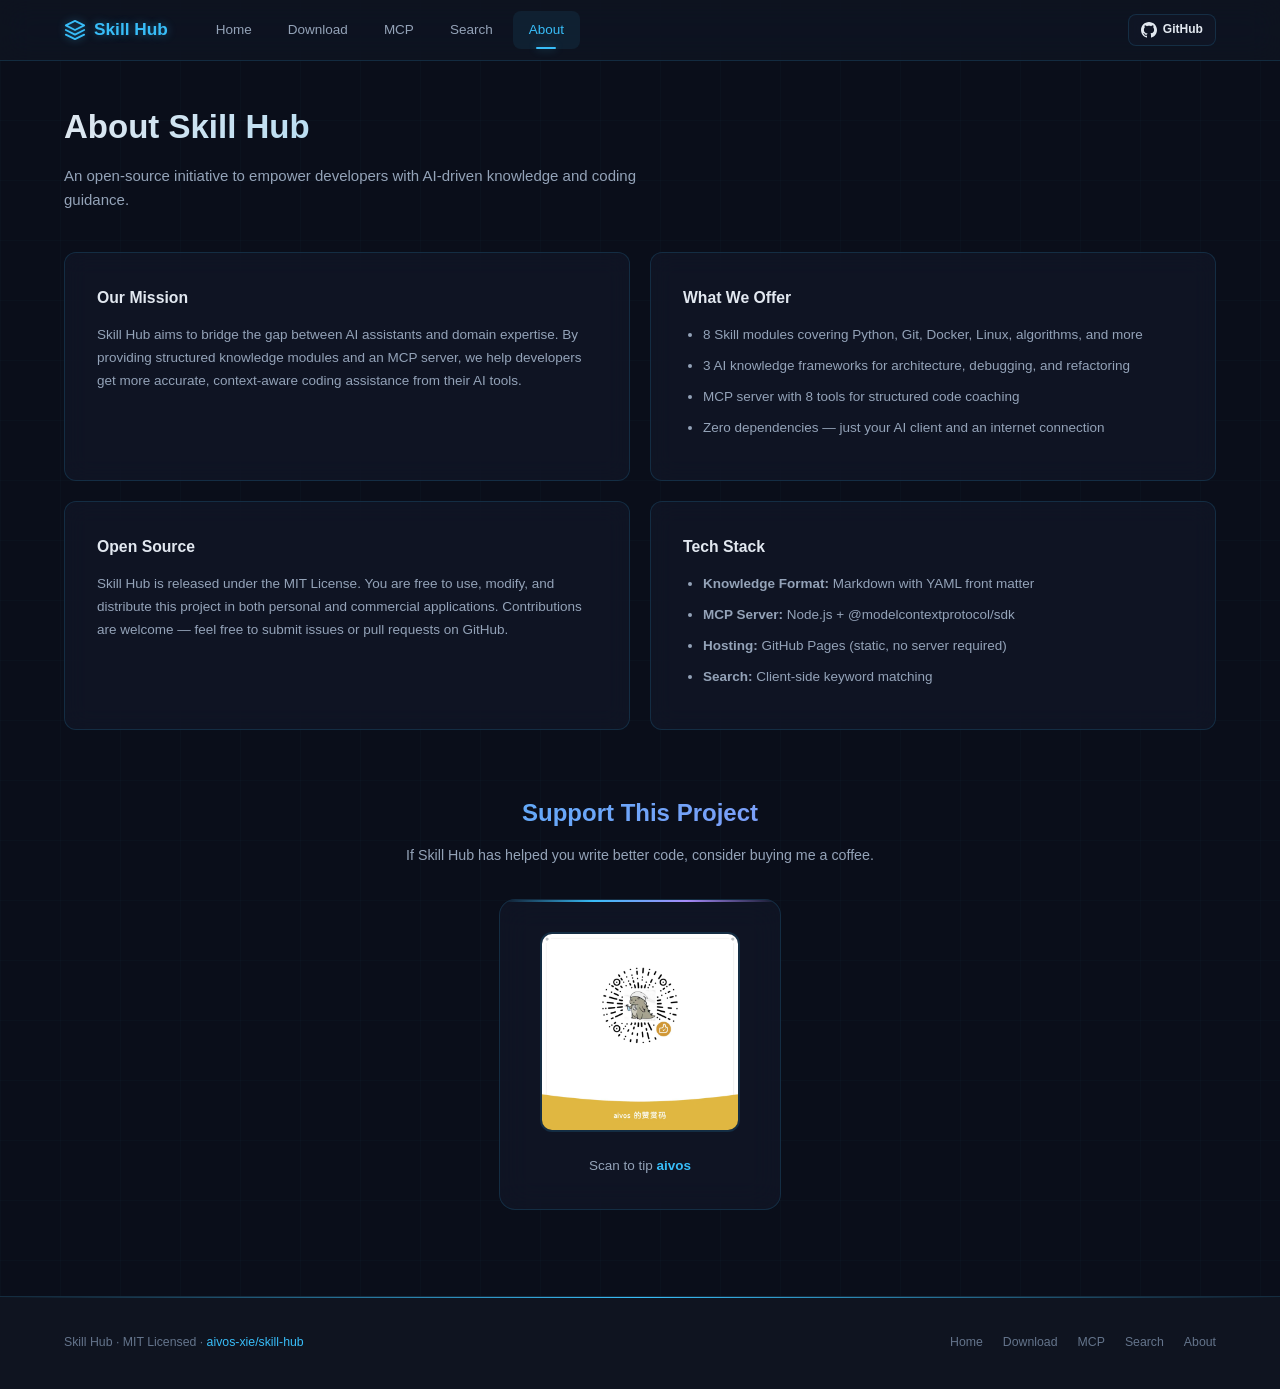
<file: about.html>
<!DOCTYPE html>
<html lang="en">
<head>
<meta charset="UTF-8">
<meta name="viewport" content="width=device-width, initial-scale=1.0">
<title>About -- Skill Hub</title>
<meta name="description" content="Learn about Skill Hub, an open-source AI knowledge platform for developers. Support the project with a tip.">
<link rel="stylesheet" href="assets/style.css">
</head>
<body>

<nav class="nav">
  <div class="nav-inner">
    <a href="index.html" class="nav-brand">
      <svg viewBox="0 0 24 24" fill="none" stroke="currentColor" stroke-width="2" stroke-linecap="round" stroke-linejoin="round"><path d="M12 2L2 7l10 5 10-5-10-5z"/><path d="M2 17l10 5 10-5"/><path d="M2 12l10 5 10-5"/></svg>
      Skill Hub
    </a>
    <div class="nav-links">
      <a href="index.html">Home</a>
      <a href="download.html">Download</a>
      <a href="mcp.html">MCP</a>
      <a href="search.html">Search</a>
      <a href="about.html" class="active">About</a>
    </div>
    <div class="nav-actions">
      <a href="https://github.com/aivos-xie/skill-hub" class="btn btn-sm" target="_blank" rel="noopener">
        <svg width="16" height="16" viewBox="0 0 24 24" fill="currentColor"><path d="M12 0c-6.626 0-12 5.373-12 12 0 5.302 3.438 9.8 8.207 11.387.599.111.793-.261.793-.577v-2.234c-3.338.726-4.033-1.416-4.033-1.416-.546-1.387-1.333-1.756-1.333-1.756-1.089-.745.083-.729.083-.729 1.205.084 1.839 1.237 1.839 1.237 1.07 1.834 2.807 1.304 3.492.997.107-.775.418-1.305.762-1.604-2.665-.305-5.467-1.334-5.467-5.931 0-1.311.469-2.381 1.236-3.221-.124-.303-.535-1.524.117-3.176 0 0 1.008-.322 3.301 1.23.957-.266 1.983-.399 3.003-.404 1.02.005 2.047.138 3.006.404 2.291-1.552 3.297-1.23 3.297-1.23.653 1.653.242 2.874.118 3.176.77.84 1.235 1.911 1.235 3.221 0 4.609-2.807 5.624-5.479 5.921.43.372.823 1.102.823 2.222v3.293c0 .319.192.694.801.576 4.765-1.589 8.199-6.086 8.199-11.386 0-6.627-5.373-12-12-12z"/></svg>
        GitHub
      </a>
    </div>
  </div>
</nav>

<main class="page">
  <div class="container">
    <div class="page-header">
      <h1>About Skill Hub</h1>
      <p>An open-source initiative to empower developers with AI-driven knowledge and coding guidance.</p>
    </div>

    <div class="about-grid">
      <div class="about-card">
        <h3>Our Mission</h3>
        <p>Skill Hub aims to bridge the gap between AI assistants and domain expertise. By providing structured knowledge modules and an MCP server, we help developers get more accurate, context-aware coding assistance from their AI tools.</p>
      </div>
      <div class="about-card">
        <h3>What We Offer</h3>
        <ul>
          <li>8 Skill modules covering Python, Git, Docker, Linux, algorithms, and more</li>
          <li>3 AI knowledge frameworks for architecture, debugging, and refactoring</li>
          <li>MCP server with 8 tools for structured code coaching</li>
          <li>Zero dependencies — just your AI client and an internet connection</li>
        </ul>
      </div>
      <div class="about-card">
        <h3>Open Source</h3>
        <p>Skill Hub is released under the MIT License. You are free to use, modify, and distribute this project in both personal and commercial applications. Contributions are welcome — feel free to submit issues or pull requests on GitHub.</p>
      </div>
      <div class="about-card">
        <h3>Tech Stack</h3>
        <ul>
          <li><strong>Knowledge Format:</strong> Markdown with YAML front matter</li>
          <li><strong>MCP Server:</strong> Node.js + @modelcontextprotocol/sdk</li>
          <li><strong>Hosting:</strong> GitHub Pages (static, no server required)</li>
          <li><strong>Search:</strong> Client-side keyword matching</li>
        </ul>
      </div>
    </div>

    <div class="tip-section">
      <h2>Support This Project</h2>
      <p>If Skill Hub has helped you write better code, consider buying me a coffee.</p>
      <div class="tip-card">
        <img src="assets/tip-qr.jpg" alt="aivos appreciation QR code" class="tip-qr">
        <div class="tip-label">Scan to tip <strong>aivos</strong></div>
      </div>
    </div>
  </div>
</main>

<footer class="footer">
  <div class="footer-inner">
    <div class="footer-text">Skill Hub &middot; MIT Licensed &middot; <a href="https://github.com/aivos-xie/skill-hub">aivos-xie/skill-hub</a></div>
    <div class="footer-links">
      <a href="index.html">Home</a>
      <a href="download.html">Download</a>
      <a href="mcp.html">MCP</a>
      <a href="search.html">Search</a>
      <a href="about.html">About</a>
    </div>
  </div>
</footer>

</body>
</html>
</file>
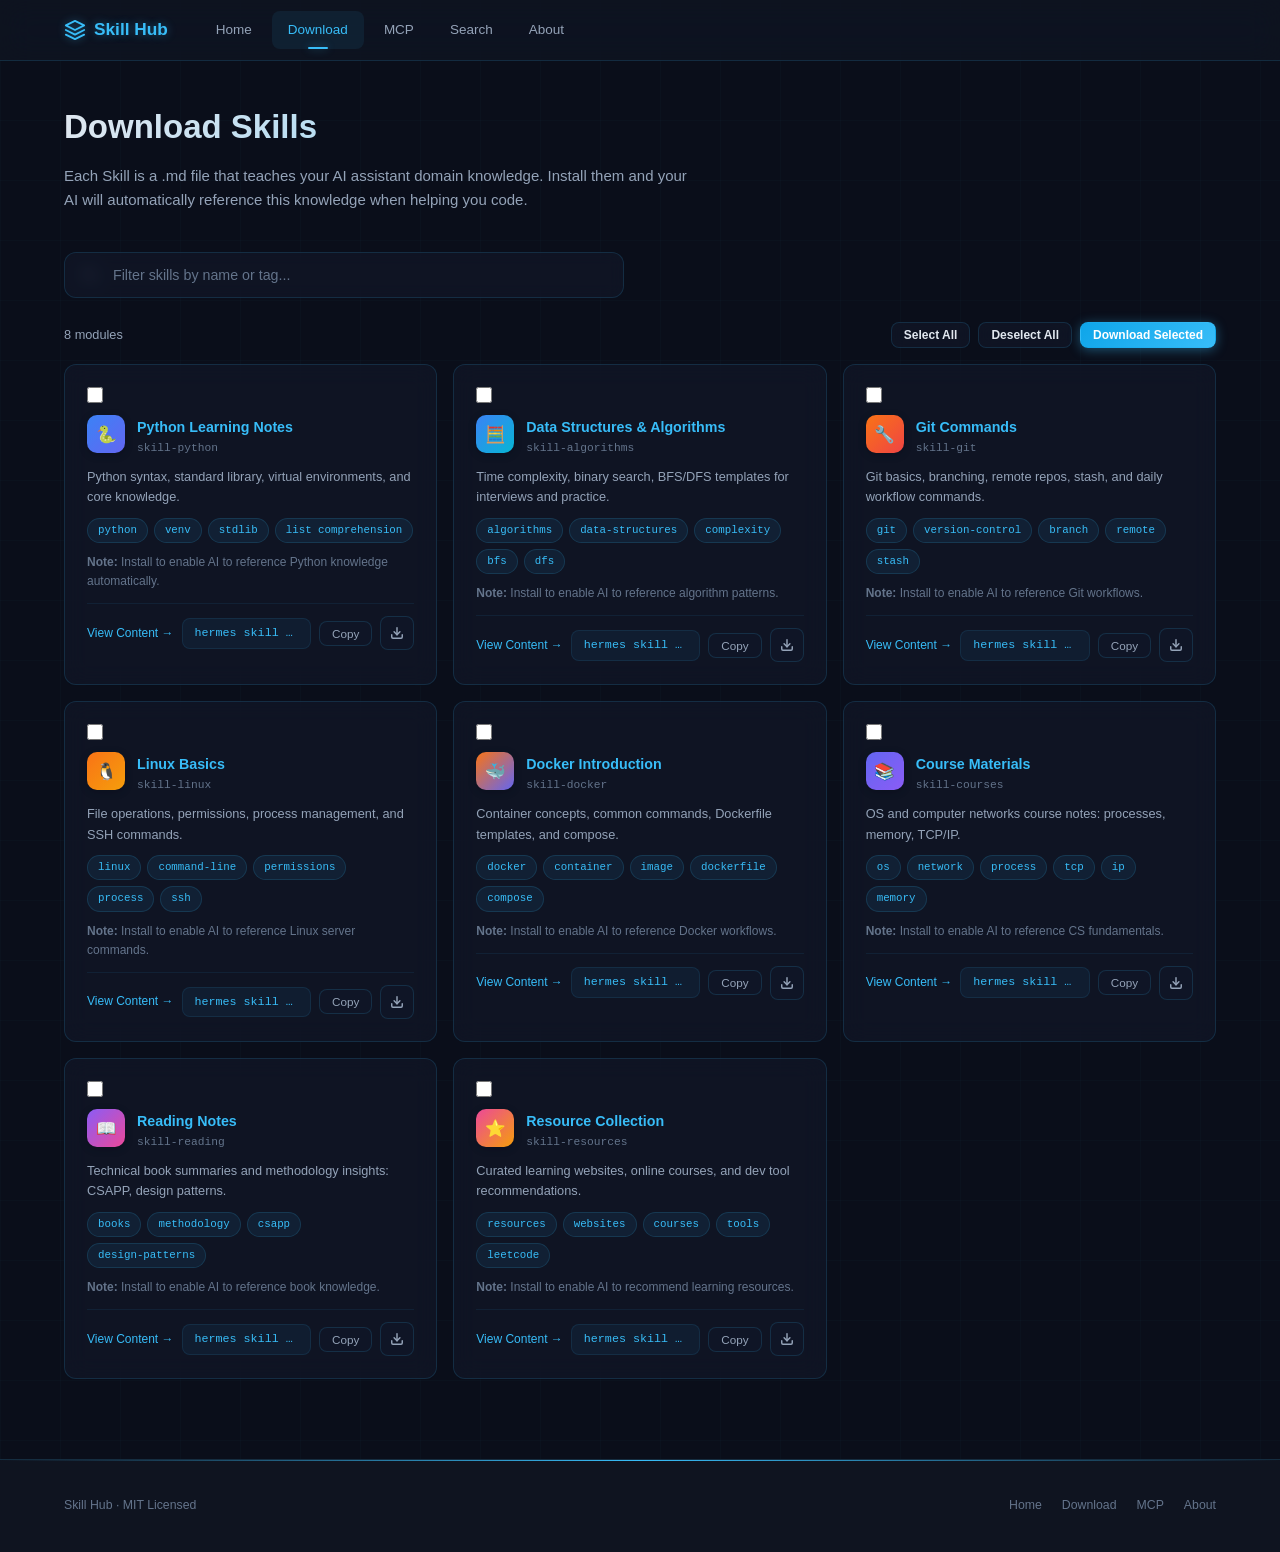
<file: download.html>
﻿<!DOCTYPE html>
<html lang="en">
<head>
<meta charset="UTF-8">
<meta name="viewport" content="width=device-width, initial-scale=1.0">
<title>Download Skills -- Skill Hub</title>
<meta name="description" content="Download Skill modules for your AI assistant. Each .md file teaches your AI domain knowledge for better coding assistance.">
<link rel="stylesheet" href="assets/style.css">
</head>
<body>

<nav class="nav">
  <div class="nav-inner">
    <a href="index.html" class="nav-brand">
      <svg viewBox="0 0 24 24" fill="none" stroke="currentColor" stroke-width="2" stroke-linecap="round" stroke-linejoin="round"><path d="M12 2L2 7l10 5 10-5-10-5z"/><path d="M2 17l10 5 10-5"/><path d="M2 12l10 5 10-5"/></svg>
      Skill Hub
    </a>
    <div class="nav-links">
      <a href="index.html">Home</a>
      <a href="download.html" class="active">Download</a>
      <a href="mcp.html">MCP</a>
      <a href="search.html">Search</a>
      <a href="about.html">About</a>
    </div>
  </div>
</nav>

<main class="page">
  <div class="container">
    <div class="page-header">
      <h1>Download Skills</h1>
      <p>Each Skill is a .md file that teaches your AI assistant domain knowledge. Install them and your AI will automatically reference this knowledge when helping you code.</p>
    </div>

    <div class="search-bar" style="margin-bottom:24px">
      <svg width="18" height="18" viewBox="0 0 24 24" fill="none" stroke="currentColor" stroke-width="2" stroke-linecap="round" stroke-linejoin="round"><circle cx="11" cy="11" r="8"/><line x1="21" y1="21" x2="16.65" y2="16.65"/></svg>
      <input type="text" id="skillFilter" placeholder="Filter skills by name or tag..." oninput="filterModules()">
    </div>

    <div style="display:flex;align-items:center;justify-content:space-between;margin-bottom:16px">
      <div style="color:var(--text-secondary);font-size:0.85rem" id="skillSearchCount">8 modules</div>
      <div style="display:flex;gap:8px">
        <button class="btn btn-sm" onclick="selectAll()">Select All</button>
        <button class="btn btn-sm" onclick="deselectAll()">Deselect All</button>
        <button class="btn btn-primary btn-sm" onclick="downloadSelected()">Download Selected</button>
      </div>
    </div>

    <div class="skill-grid" id="skillModules"></div>
  </div>
</main>

<footer class="footer">
  <div class="footer-inner">
    <div class="footer-text">Skill Hub &middot; MIT Licensed</div>
    <div class="footer-links">
      <a href="index.html">Home</a>
      <a href="download.html">Download</a>
      <a href="mcp.html">MCP</a>
      <a href="about.html">About</a>
    </div>
  </div>
</footer>

<div class="toast" id="toast"></div>

<script>
const modules = [
  { id:"skill-python", icon:"&#x1F40D;", gradient:"linear-gradient(135deg,#3B82F6,#6366F1)", title:"Python Learning Notes", desc:"Python syntax, standard library, virtual environments, and core knowledge.", note:"Install to enable AI to reference Python knowledge automatically.", tags:["python","venv","stdlib","list comprehension"], category:"programming", docLink:"/docs/programming/python.html", downloadUrl:"/assets/skills/skill-python.md" },
  { id:"skill-algorithms", icon:"&#x1F9EE;", gradient:"linear-gradient(135deg,#3B82F6,#06B6D4)", title:"Data Structures & Algorithms", desc:"Time complexity, binary search, BFS/DFS templates for interviews and practice.", note:"Install to enable AI to reference algorithm patterns.", tags:["algorithms","data-structures","complexity","bfs","dfs"], category:"programming", docLink:"/docs/programming/algorithms.html", downloadUrl:"/assets/skills/skill-algorithms.md" },
  { id:"skill-git", icon:"&#x1F527;", gradient:"linear-gradient(135deg,#F97316,#EF4444)", title:"Git Commands", desc:"Git basics, branching, remote repos, stash, and daily workflow commands.", note:"Install to enable AI to reference Git workflows.", tags:["git","version-control","branch","remote","stash"], category:"tools", docLink:"/docs/tools/git.html", downloadUrl:"/assets/skills/skill-git.md" },
  { id:"skill-linux", icon:"&#x1F427;", gradient:"linear-gradient(135deg,#F97316,#F59E0B)", title:"Linux Basics", desc:"File operations, permissions, process management, and SSH commands.", note:"Install to enable AI to reference Linux server commands.", tags:["linux","command-line","permissions","process","ssh"], category:"tools", docLink:"/docs/tools/linux.html", downloadUrl:"/assets/skills/skill-linux.md" },
  { id:"skill-docker", icon:"&#x1F433;", gradient:"linear-gradient(135deg,#F97316,#6366F1)", title:"Docker Introduction", desc:"Container concepts, common commands, Dockerfile templates, and compose.", note:"Install to enable AI to reference Docker workflows.", tags:["docker","container","image","dockerfile","compose"], category:"tools", docLink:"/docs/tools/docker.html", downloadUrl:"/assets/skills/skill-docker.md" },
  { id:"skill-courses", icon:"&#x1F4DA;", gradient:"linear-gradient(135deg,#6366F1,#8B5CF6)", title:"Course Materials", desc:"OS and computer networks course notes: processes, memory, TCP/IP.", note:"Install to enable AI to reference CS fundamentals.", tags:["os","network","process","tcp","ip","memory"], category:"courses", docLink:"/docs/courses/index.html", downloadUrl:"/assets/skills/skill-courses.md" },
  { id:"skill-reading", icon:"&#x1F4D6;", gradient:"linear-gradient(135deg,#8B5CF6,#EC4899)", title:"Reading Notes", desc:"Technical book summaries and methodology insights: CSAPP, design patterns.", note:"Install to enable AI to reference book knowledge.", tags:["books","methodology","csapp","design-patterns"], category:"reading", docLink:"/docs/reading/index.html", downloadUrl:"/assets/skills/skill-reading.md" },
  { id:"skill-resources", icon:"&#x2B50;", gradient:"linear-gradient(135deg,#EC4899,#F59E0B)", title:"Resource Collection", desc:"Curated learning websites, online courses, and dev tool recommendations.", note:"Install to enable AI to recommend learning resources.", tags:["resources","websites","courses","tools","leetcode"], category:"resources", docLink:"/docs/resources/index.html", downloadUrl:"/assets/skills/skill-resources.md" },
];

function renderModules(list) {
  const grid = document.getElementById("skillModules");
  grid.innerHTML = list.map(m => `
    <div class="skill-module" id="card-${m.id}">
      <label class="skill-module__check">
        <input type="checkbox" id="check-${m.id}" onchange="updateCount()">
      </label>
      <div class="skill-module__header">
        <div class="skill-module__icon" style="background:${m.gradient}">${m.icon}</div>
        <div>
          <a href="${m.docLink}" class="skill-module__title">${m.title}</a>
          <div class="skill-module__id">${m.id}</div>
        </div>
      </div>
      <div class="skill-module__desc">${m.desc}</div>
      <div class="skill-module__tags">${m.tags.map(t => `<span class="tag">${t}</span>`).join("")}</div>
      <div class="skill-module__note"><strong>Note:</strong> ${m.note}</div>
      <div class="skill-module__actions">
        <a href="${m.docLink}" class="skill-module__view">View Content &rarr;</a>
        <div class="skill-module__cmd" title="hermes skill install ${m.id}">hermes skill install ${m.id}</div>
        <button class="skill-module__copy" onclick="copyToClipboard('hermes skill install ${m.id}', this)">Copy</button>
        <a href="${m.downloadUrl}" download class="skill-module__download" title="Download ${m.id}.md">
          <svg width="14" height="14" viewBox="0 0 24 24" fill="none" stroke="currentColor" stroke-width="2.5" stroke-linecap="round" stroke-linejoin="round"><path d="M21 15v4a2 2 0 0 1-2 2H5a2 2 0 0 1-2-2v-4"/><polyline points="7 10 12 15 17 10"/><line x1="12" y1="15" x2="12" y2="3"/></svg>
        </a>
      </div>
    </div>
  `).join("");
  document.getElementById("skillSearchCount").textContent = `${list.length} modules`;
}

function filterModules() {
  const q = document.getElementById("skillFilter").value.toLowerCase();
  const filtered = q ? modules.filter(m =>
    m.title.toLowerCase().includes(q) || m.tags.some(t => t.toLowerCase().includes(q)) || m.id.toLowerCase().includes(q)
  ) : modules;
  renderModules(filtered);
}

function selectAll() { modules.forEach(m => { const cb = document.getElementById("check-" + m.id); if (cb) cb.checked = true; }); updateCount(); }
function deselectAll() { modules.forEach(m => { const cb = document.getElementById("check-" + m.id); if (cb) cb.checked = false; }); updateCount(); }
function updateCount() {
  const count = modules.filter(m => document.getElementById("check-" + m.id)?.checked).length;
  document.getElementById("skillSearchCount").textContent = `${count} selected / ${modules.length} modules`;
}

function downloadSelected() {
  const selected = modules.filter(m => document.getElementById("check-" + m.id)?.checked);
  if (selected.length === 0) { showToast("No skills selected"); return; }
  selected.forEach((m, i) => {
    setTimeout(() => {
      const a = document.createElement("a");
      a.href = m.downloadUrl;
      a.download = m.id + ".md";
      document.body.appendChild(a);
      a.click();
      document.body.removeChild(a);
    }, i * 300);
  });
  showToast(`Downloading ${selected.length} skill(s)...`);
}

function copyToClipboard(text, btn) {
  navigator.clipboard.writeText(text).then(() => {
    btn.textContent = "Copied!";
    setTimeout(() => { btn.textContent = "Copy"; }, 1500);
  });
}

function showToast(msg) {
  const t = document.getElementById("toast");
  t.textContent = msg;
  t.classList.add("show");
  setTimeout(() => t.classList.remove("show"), 2000);
}

renderModules(modules);
</script>
</body>
</html>
</file>
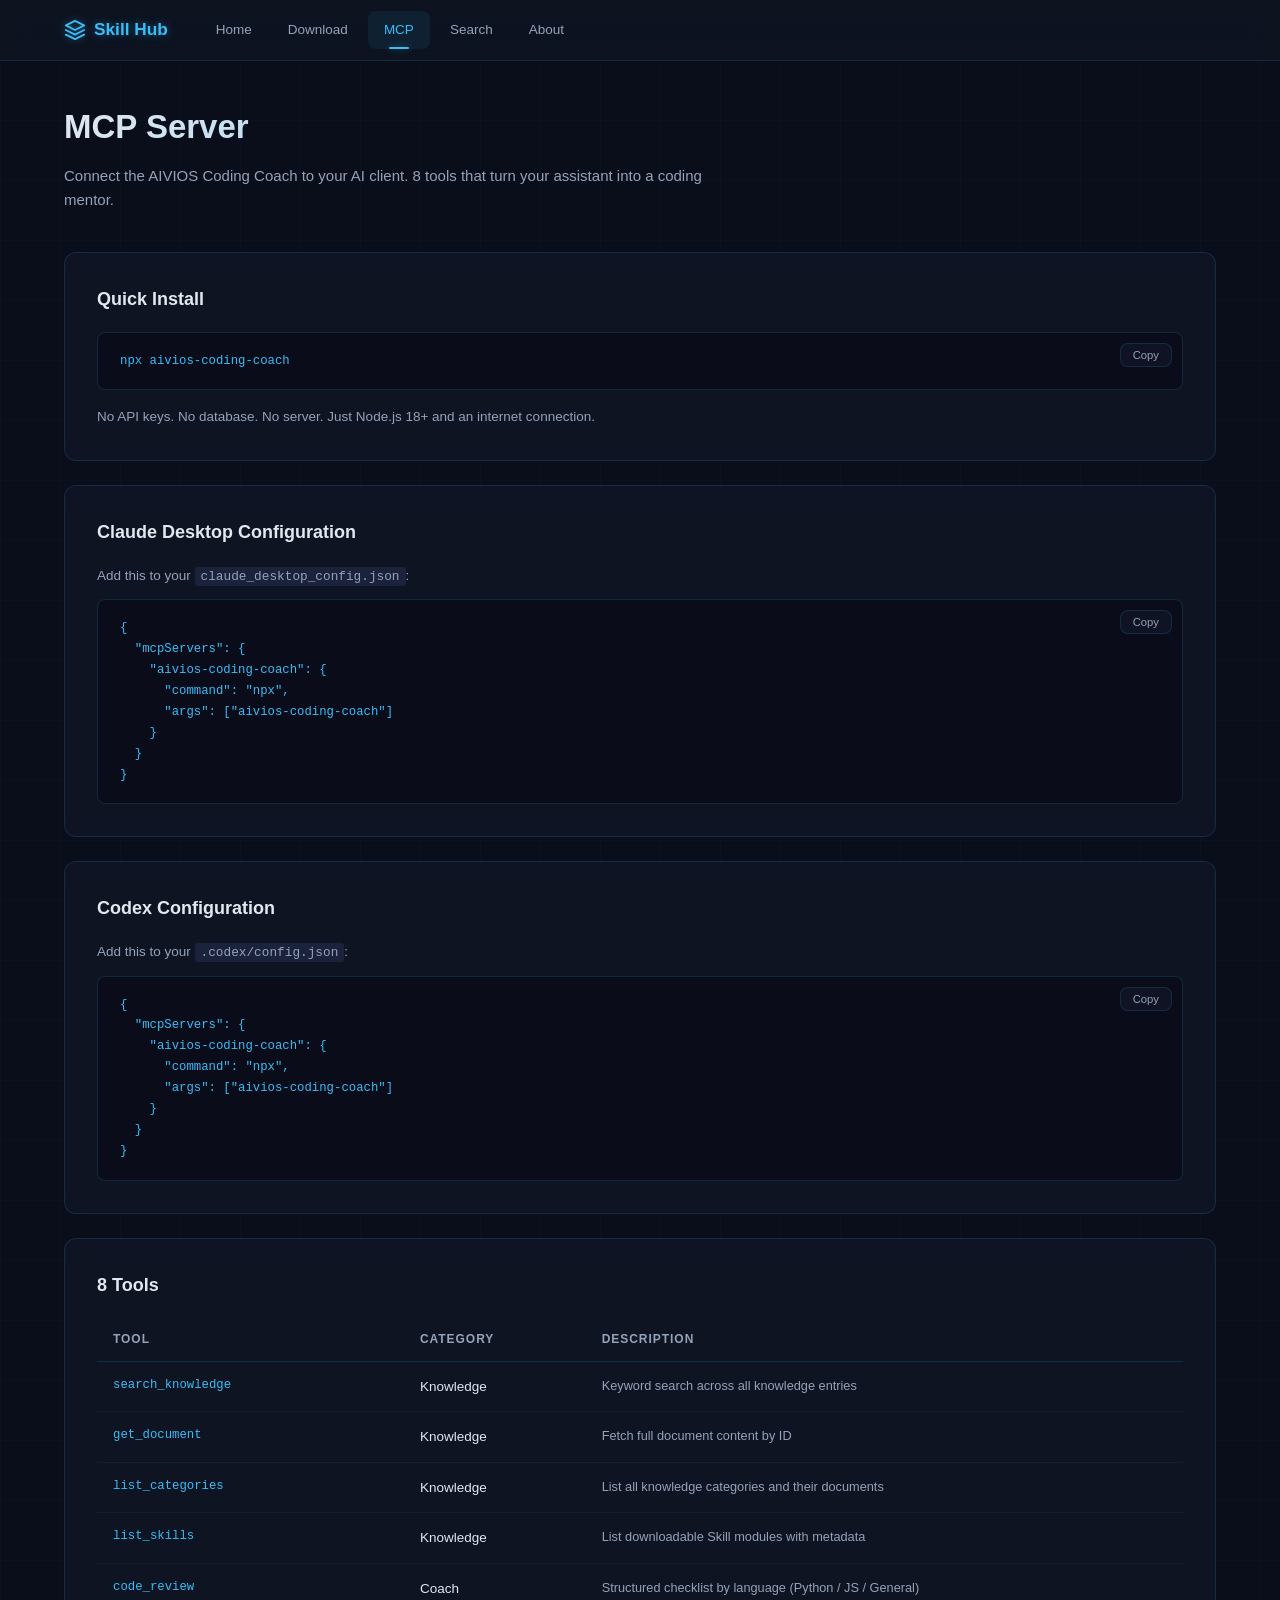
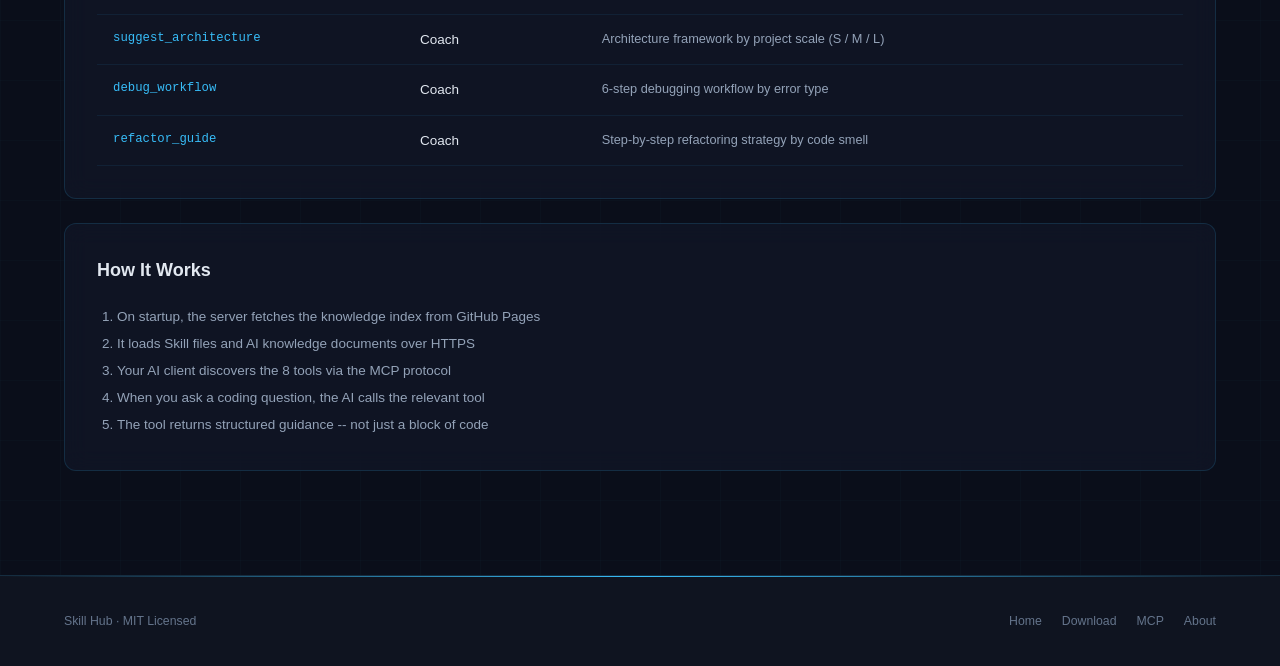
<file: mcp.html>
﻿<!DOCTYPE html>
<html lang="en">
<head>
<meta charset="UTF-8">
<meta name="viewport" content="width=device-width, initial-scale=1.0">
<title>MCP Server -- Skill Hub</title>
<meta name="description" content="Connect the AIVIOS Coding Coach MCP server to your AI client. 8 tools for knowledge search, code review, architecture, debugging, and refactoring.">
<link rel="stylesheet" href="assets/style.css">
</head>
<body>

<nav class="nav">
  <div class="nav-inner">
    <a href="index.html" class="nav-brand">
      <svg viewBox="0 0 24 24" fill="none" stroke="currentColor" stroke-width="2" stroke-linecap="round" stroke-linejoin="round"><path d="M12 2L2 7l10 5 10-5-10-5z"/><path d="M2 17l10 5 10-5"/><path d="M2 12l10 5 10-5"/></svg>
      Skill Hub
    </a>
    <div class="nav-links">
      <a href="index.html">Home</a>
      <a href="download.html">Download</a>
      <a href="mcp.html" class="active">MCP</a>
      <a href="search.html">Search</a>
      <a href="about.html">About</a>
    </div>
  </div>
</nav>

<main class="page">
  <div class="container">
    <div class="page-header">
      <h1>MCP Server</h1>
      <p>Connect the AIVIOS Coding Coach to your AI client. 8 tools that turn your assistant into a coding mentor.</p>
    </div>

    <div class="mcp-section">
      <h2>Quick Install</h2>
      <div class="code-block" style="margin-bottom:16px">
        <button class="copy-btn" onclick="copyCode(this, 'npx aivios-coding-coach')">Copy</button>
        npx aivios-coding-coach
      </div>
      <p style="color:var(--text-secondary);font-size:0.9rem">No API keys. No database. No server. Just Node.js 18+ and an internet connection.</p>
    </div>

    <div class="mcp-section">
      <h2>Claude Desktop Configuration</h2>
      <p style="color:var(--text-secondary);font-size:0.9rem;margin-bottom:12px">Add this to your <code style="background:var(--bg-hover);padding:2px 6px;border-radius:3px;font-size:0.85rem">claude_desktop_config.json</code>:</p>
      <div class="code-block">
        <button class="copy-btn" onclick="copyCode(this, `{
  &quot;mcpServers&quot;: {
    &quot;aivios-coding-coach&quot;: {
      &quot;command&quot;: &quot;npx&quot;,
      &quot;args&quot;: [&quot;aivios-coding-coach&quot;]
    }
  }
}`)">Copy</button>
{<br>
&nbsp;&nbsp;"mcpServers": {<br>
&nbsp;&nbsp;&nbsp;&nbsp;"aivios-coding-coach": {<br>
&nbsp;&nbsp;&nbsp;&nbsp;&nbsp;&nbsp;"command": "npx",<br>
&nbsp;&nbsp;&nbsp;&nbsp;&nbsp;&nbsp;"args": ["aivios-coding-coach"]<br>
&nbsp;&nbsp;&nbsp;&nbsp;}<br>
&nbsp;&nbsp;}<br>
}
      </div>
    </div>

    <div class="mcp-section">
      <h2>Codex Configuration</h2>
      <p style="color:var(--text-secondary);font-size:0.9rem;margin-bottom:12px">Add this to your <code style="background:var(--bg-hover);padding:2px 6px;border-radius:3px;font-size:0.85rem">.codex/config.json</code>:</p>
      <div class="code-block">
        <button class="copy-btn" onclick="copyCode(this, `{
  &quot;mcpServers&quot;: {
    &quot;aivios-coding-coach&quot;: {
      &quot;command&quot;: &quot;npx&quot;,
      &quot;args&quot;: [&quot;aivios-coding-coach&quot;]
    }
  }
}`)">Copy</button>
{<br>
&nbsp;&nbsp;"mcpServers": {<br>
&nbsp;&nbsp;&nbsp;&nbsp;"aivios-coding-coach": {<br>
&nbsp;&nbsp;&nbsp;&nbsp;&nbsp;&nbsp;"command": "npx",<br>
&nbsp;&nbsp;&nbsp;&nbsp;&nbsp;&nbsp;"args": ["aivios-coding-coach"]<br>
&nbsp;&nbsp;&nbsp;&nbsp;}<br>
&nbsp;&nbsp;}<br>
}
      </div>
    </div>

    <div class="mcp-section">
      <h2>8 Tools</h2>
      <table class="tool-table">
        <thead>
          <tr><th>Tool</th><th>Category</th><th>Description</th></tr>
        </thead>
        <tbody>
          <tr><td>search_knowledge</td><td>Knowledge</td><td>Keyword search across all knowledge entries</td></tr>
          <tr><td>get_document</td><td>Knowledge</td><td>Fetch full document content by ID</td></tr>
          <tr><td>list_categories</td><td>Knowledge</td><td>List all knowledge categories and their documents</td></tr>
          <tr><td>list_skills</td><td>Knowledge</td><td>List downloadable Skill modules with metadata</td></tr>
          <tr><td>code_review</td><td>Coach</td><td>Structured checklist by language (Python / JS / General)</td></tr>
          <tr><td>suggest_architecture</td><td>Coach</td><td>Architecture framework by project scale (S / M / L)</td></tr>
          <tr><td>debug_workflow</td><td>Coach</td><td>6-step debugging workflow by error type</td></tr>
          <tr><td>refactor_guide</td><td>Coach</td><td>Step-by-step refactoring strategy by code smell</td></tr>
        </tbody>
      </table>
    </div>

    <div class="mcp-section">
      <h2>How It Works</h2>
      <ol style="color:var(--text-secondary);font-size:0.9rem;line-height:2;padding-left:20px">
        <li>On startup, the server fetches the knowledge index from GitHub Pages</li>
        <li>It loads Skill files and AI knowledge documents over HTTPS</li>
        <li>Your AI client discovers the 8 tools via the MCP protocol</li>
        <li>When you ask a coding question, the AI calls the relevant tool</li>
        <li>The tool returns structured guidance -- not just a block of code</li>
      </ol>
    </div>
  </div>
</main>

<footer class="footer">
  <div class="footer-inner">
    <div class="footer-text">Skill Hub &middot; MIT Licensed</div>
    <div class="footer-links">
      <a href="index.html">Home</a>
      <a href="download.html">Download</a>
      <a href="mcp.html">MCP</a>
      <a href="about.html">About</a>
    </div>
  </div>
</footer>

<script>
function copyCode(btn, text) {
  navigator.clipboard.writeText(text).then(() => {
    btn.textContent = "Copied!";
    setTimeout(() => { btn.textContent = "Copy"; }, 1500);
  });
}
</script>
</body>
</html>
</file>
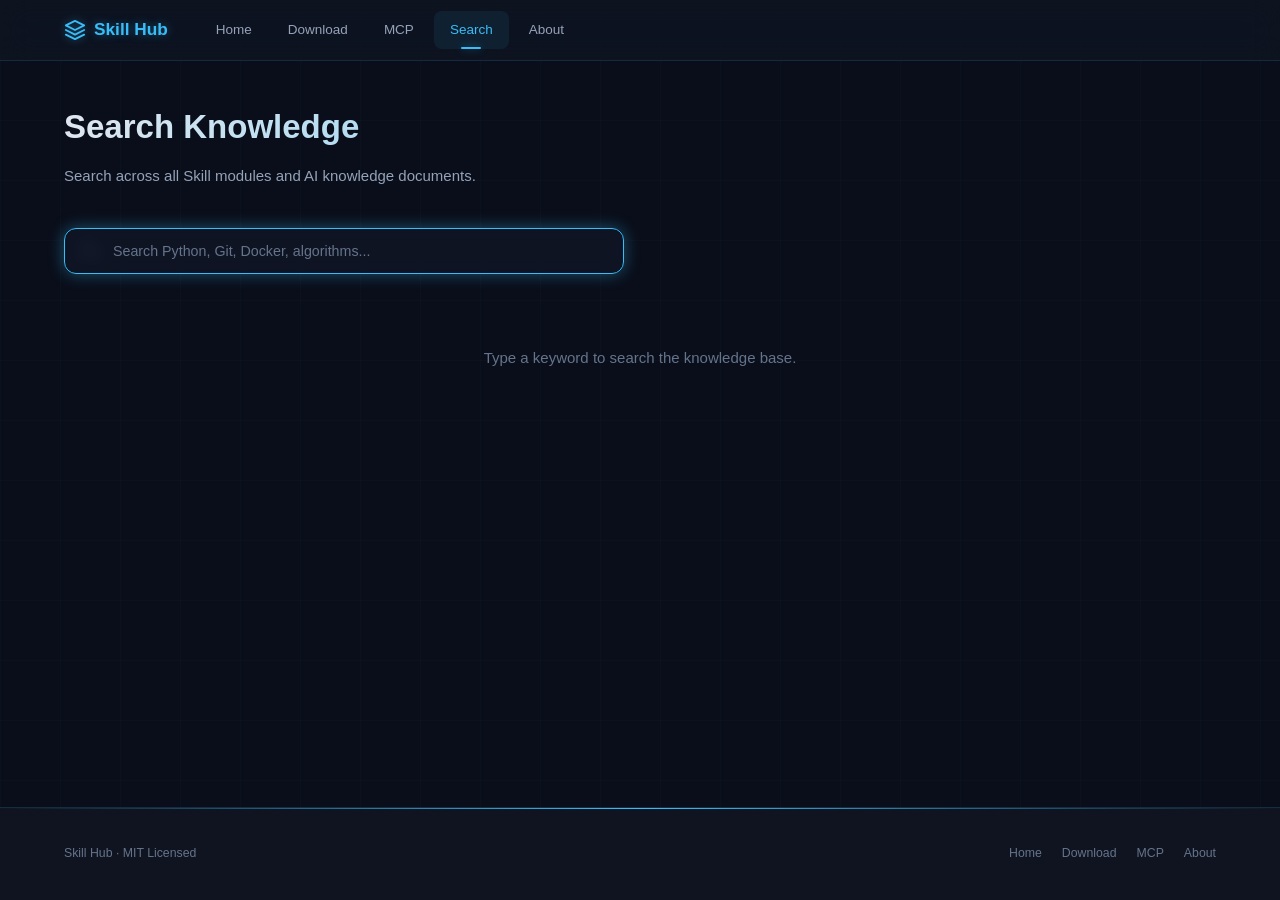
<file: search.html>
﻿<!DOCTYPE html>
<html lang="en">
<head>
<meta charset="UTF-8">
<meta name="viewport" content="width=device-width, initial-scale=1.0">
<title>Search Knowledge -- Skill Hub</title>
<meta name="description" content="Search the Skill Hub knowledge base for programming notes, tool handbooks, course materials, and more.">
<link rel="stylesheet" href="assets/style.css">
</head>
<body>

<nav class="nav">
  <div class="nav-inner">
    <a href="index.html" class="nav-brand">
      <svg viewBox="0 0 24 24" fill="none" stroke="currentColor" stroke-width="2" stroke-linecap="round" stroke-linejoin="round"><path d="M12 2L2 7l10 5 10-5-10-5z"/><path d="M2 17l10 5 10-5"/><path d="M2 12l10 5 10-5"/></svg>
      Skill Hub
    </a>
    <div class="nav-links">
      <a href="index.html">Home</a>
      <a href="download.html">Download</a>
      <a href="mcp.html">MCP</a>
      <a href="search.html" class="active">Search</a>
      <a href="about.html">About</a>
    </div>
  </div>
</nav>

<main class="page">
  <div class="container">
    <div class="page-header">
      <h1>Search Knowledge</h1>
      <p>Search across all Skill modules and AI knowledge documents.</p>
    </div>

    <div class="search-bar">
      <svg width="18" height="18" viewBox="0 0 24 24" fill="none" stroke="currentColor" stroke-width="2" stroke-linecap="round" stroke-linejoin="round"><circle cx="11" cy="11" r="8"/><line x1="21" y1="21" x2="16.65" y2="16.65"/></svg>
      <input type="text" id="searchInput" placeholder="Search Python, Git, Docker, algorithms..." oninput="doSearch()" autofocus>
    </div>

    <div class="search-results" id="searchResults">
      <p style="color:var(--text-muted);text-align:center;padding:40px 0">Type a keyword to search the knowledge base.</p>
    </div>
  </div>
</main>

<footer class="footer">
  <div class="footer-inner">
    <div class="footer-text">Skill Hub &middot; MIT Licensed</div>
    <div class="footer-links">
      <a href="index.html">Home</a>
      <a href="download.html">Download</a>
      <a href="mcp.html">MCP</a>
      <a href="about.html">About</a>
    </div>
  </div>
</footer>

<script>
const searchIndex = [
  { id:"python", title:"Python Learning Notes", desc:"Python syntax, standard library, virtual environments, and core knowledge.", tags:["python","venv","stdlib","list comprehension"], url:"/docs/programming/python.html", type:"skill" },
  { id:"algorithms", title:"Data Structures & Algorithms", desc:"Time complexity, binary search, BFS/DFS templates for interviews.", tags:["algorithms","data-structures","complexity","bfs","dfs"], url:"/docs/programming/algorithms.html", type:"skill" },
  { id:"git", title:"Git Commands", desc:"Git basics, branching, remote repos, stash, and daily workflow.", tags:["git","version-control","branch","remote","stash"], url:"/docs/tools/git.html", type:"skill" },
  { id:"linux", title:"Linux Basics", desc:"File operations, permissions, process management, and SSH.", tags:["linux","command-line","permissions","process","ssh"], url:"/docs/tools/linux.html", type:"skill" },
  { id:"docker", title:"Docker Introduction", desc:"Container concepts, common commands, Dockerfile, and compose.", tags:["docker","container","image","dockerfile","compose"], url:"/docs/tools/docker.html", type:"skill" },
  { id:"courses", title:"Course Materials", desc:"OS and computer networks: processes, memory, TCP/IP.", tags:["os","network","process","tcp","ip","memory"], url:"/docs/courses/index.html", type:"skill" },
  { id:"reading", title:"Reading Notes", desc:"Technical book summaries: CSAPP, design patterns, methodology.", tags:["books","methodology","csapp","design-patterns"], url:"/docs/reading/index.html", type:"skill" },
  { id:"resources", title:"Resource Collection", desc:"Curated learning websites, online courses, and dev tools.", tags:["resources","websites","courses","tools","leetcode"], url:"/docs/resources/index.html", type:"skill" },
];

function doSearch() {
  const q = document.getElementById("searchInput").value.trim().toLowerCase();
  const container = document.getElementById("searchResults");

  if (!q) {
    container.innerHTML = '<p style="color:var(--text-muted);text-align:center;padding:40px 0">Type a keyword to search the knowledge base.</p>';
    return;
  }

  const keywords = q.split(/\s+/);
  const results = searchIndex.map(item => {
    let score = 0;
    const text = `${item.title} ${item.desc} ${item.tags.join(" ")}`.toLowerCase();
    for (const kw of keywords) {
      if (item.title.toLowerCase().includes(kw)) score += 10;
      if (item.tags.some(t => t.toLowerCase().includes(kw))) score += 5;
      if (item.desc.toLowerCase().includes(kw)) score += 2;
    }
    return { ...item, score };
  }).filter(r => r.score > 0).sort((a, b) => b.score - a.score);

  if (results.length === 0) {
    container.innerHTML = `<p style="color:var(--text-muted);text-align:center;padding:40px 0">No results for "${q}".</p>`;
    return;
  }

  container.innerHTML = results.map(r => `
    <div class="search-result">
      <div class="search-result-title"><a href="${r.url}">${r.title}</a></div>
      <div class="search-result-desc">${r.desc}</div>
      <div class="search-result-meta">
        <span>${r.type}</span>
        ${r.tags.slice(0,4).map(t => `<span class="tag">${t}</span>`).join("")}
      </div>
    </div>
  `).join("");
}
</script>
</body>
</html>
</file>
<file: assets/style.css>
/* ============================================================
   Skill Hub -- Sci-Fi Design System
   Clean, futuristic dark theme with glow effects & glassmorphism
   ============================================================ */

:root {
  --bg-primary: #0a0e1a;
  --bg-secondary: #0f1420;
  --bg-card: rgba(18, 24, 40, 0.7);
  --bg-card-solid: #121828;
  --bg-hover: rgba(30, 40, 65, 0.8);
  --border: rgba(56, 189, 248, 0.15);
  --border-light: rgba(56, 189, 248, 0.08);
  --border-glow: rgba(56, 189, 248, 0.3);
  --text-primary: #e2e8f0;
  --text-secondary: #94a3b8;
  --text-muted: #64748b;
  --accent: #38bdf8;
  --accent-hover: #7dd3fc;
  --accent-glow: rgba(56, 189, 248, 0.4);
  --green: #34d399;
  --green-bg: rgba(52, 211, 153, 0.1);
  --orange: #fbbf24;
  --orange-bg: rgba(251, 191, 36, 0.1);
  --red: #f87171;
  --red-bg: rgba(248, 113, 113, 0.1);
  --purple: #a78bfa;
  --purple-bg: rgba(167, 139, 250, 0.1);
  --cyan: #22d3ee;
  --cyan-bg: rgba(34, 211, 238, 0.1);
  --radius: 8px;
  --radius-lg: 12px;
  --shadow: 0 4px 24px rgba(0, 0, 0, 0.4);
  --shadow-glow: 0 0 20px var(--accent-glow);
  --font-mono: 'SF Mono', 'Cascadia Code', 'Fira Code', 'JetBrains Mono', Consolas, monospace;
  --font-sans: -apple-system, BlinkMacSystemFont, 'Segoe UI', 'Noto Sans', Helvetica, Arial, sans-serif;
  --grid-pattern: url("data:image/svg+xml,%3Csvg width='60' height='60' xmlns='http://www.w3.org/2000/svg'%3E%3Cdefs%3E%3Cpattern id='grid' width='60' height='60' patternUnits='userSpaceOnUse'%3E%3Cpath d='M 60 0 L 0 0 0 60' fill='none' stroke='rgba(56,189,248,0.04)' stroke-width='1'/%3E%3C/pattern%3E%3C/defs%3E%3Crect width='100%25' height='100%25' fill='url(%23grid)'/%3E%3C/svg%3E");
}

*, *::before, *::after { box-sizing: border-box; margin: 0; padding: 0; }

html { font-size: 15px; scroll-behavior: smooth; }

body {
  font-family: var(--font-sans);
  background: var(--bg-primary);
  background-image: var(--grid-pattern);
  color: var(--text-primary);
  line-height: 1.6;
  min-height: 100vh;
  display: flex;
  flex-direction: column;
}

a { color: var(--accent); text-decoration: none; transition: color 0.2s; }
a:hover { color: var(--accent-hover); text-decoration: underline; }

/* ---- Animations ---- */

@keyframes glow-pulse {
  0%, 100% { box-shadow: 0 0 10px var(--accent-glow); }
  50% { box-shadow: 0 0 25px var(--accent-glow), 0 0 40px rgba(56, 189, 248, 0.15); }
}

@keyframes float {
  0%, 100% { transform: translateY(0); }
  50% { transform: translateY(-4px); }
}

@keyframes shimmer {
  0% { background-position: -200% 0; }
  100% { background-position: 200% 0; }
}

@keyframes fade-in-up {
  from { opacity: 0; transform: translateY(20px); }
  to { opacity: 1; transform: translateY(0); }
}

/* ---- Navigation ---- */

.nav {
  background: rgba(15, 20, 32, 0.85);
  border-bottom: 1px solid var(--border);
  position: sticky;
  top: 0;
  z-index: 100;
  backdrop-filter: blur(16px) saturate(180%);
  -webkit-backdrop-filter: blur(16px) saturate(180%);
}

.nav-inner {
  max-width: 1200px;
  margin: 0 auto;
  padding: 0 24px;
  display: flex;
  align-items: center;
  height: 60px;
  gap: 32px;
}

.nav-brand {
  font-weight: 700;
  font-size: 1.15rem;
  color: var(--accent);
  display: flex;
  align-items: center;
  gap: 8px;
  white-space: nowrap;
  text-shadow: 0 0 10px var(--accent-glow);
}

.nav-brand:hover { color: var(--accent-hover); text-decoration: none; }

.nav-brand svg { width: 22px; height: 22px; filter: drop-shadow(0 0 4px var(--accent-glow)); }

.nav-links {
  display: flex;
  gap: 4px;
  flex: 1;
}

.nav-links a {
  color: var(--text-secondary);
  padding: 8px 16px;
  border-radius: var(--radius);
  font-size: 0.9rem;
  font-weight: 500;
  transition: all 0.25s ease;
  position: relative;
}

.nav-links a:hover,
.nav-links a.active {
  color: var(--accent);
  background: rgba(56, 189, 248, 0.08);
  text-decoration: none;
}

.nav-links a.active::after {
  content: '';
  position: absolute;
  bottom: 0;
  left: 50%;
  transform: translateX(-50%);
  width: 20px;
  height: 2px;
  background: var(--accent);
  border-radius: 1px;
  box-shadow: 0 0 8px var(--accent-glow);
}

.nav-actions { display: flex; gap: 8px; align-items: center; }

/* ---- Buttons ---- */

.btn {
  display: inline-flex;
  align-items: center;
  gap: 6px;
  padding: 8px 18px;
  border-radius: var(--radius);
  font-size: 0.85rem;
  font-weight: 600;
  cursor: pointer;
  border: 1px solid var(--border);
  background: var(--bg-card);
  backdrop-filter: blur(8px);
  color: var(--text-primary);
  transition: all 0.25s ease;
  white-space: nowrap;
}

.btn:hover {
  background: var(--bg-hover);
  border-color: var(--border-glow);
  text-decoration: none;
  transform: translateY(-1px);
  box-shadow: 0 4px 12px rgba(0, 0, 0, 0.3);
}

.btn-primary {
  background: linear-gradient(135deg, #0ea5e9, #38bdf8);
  border-color: transparent;
  color: #fff;
  box-shadow: 0 2px 12px var(--accent-glow);
}

.btn-primary:hover {
  background: linear-gradient(135deg, #38bdf8, #7dd3fc);
  box-shadow: 0 4px 20px var(--accent-glow);
}

.btn-sm { padding: 5px 12px; font-size: 0.8rem; }

.btn-icon { padding: 6px; border: none; background: transparent; color: var(--text-secondary); cursor: pointer; border-radius: var(--radius); }
.btn-icon:hover { background: var(--bg-hover); color: var(--accent); }

/* ---- Layout ---- */

.container {
  max-width: 1200px;
  margin: 0 auto;
  padding: 0 24px;
}

.page {
  flex: 1;
  padding: 40px 0 80px;
}

.page-header {
  margin-bottom: 40px;
  animation: fade-in-up 0.5s ease;
}

.page-header h1 {
  font-size: 2.2rem;
  font-weight: 800;
  margin-bottom: 10px;
  background: linear-gradient(135deg, #e2e8f0, #38bdf8);
  -webkit-background-clip: text;
  -webkit-text-fill-color: transparent;
  background-clip: text;
}

.page-header p {
  color: var(--text-secondary);
  font-size: 1rem;
  max-width: 640px;
}

/* ---- Cards (Glassmorphism) ---- */

.card {
  background: var(--bg-card);
  border: 1px solid var(--border);
  border-radius: var(--radius-lg);
  padding: 24px;
  backdrop-filter: blur(12px);
  -webkit-backdrop-filter: blur(12px);
  transition: all 0.3s ease;
}

.card:hover {
  border-color: var(--border-glow);
  box-shadow: var(--shadow), 0 0 15px rgba(56, 189, 248, 0.08);
  transform: translateY(-2px);
}

/* ---- Hero ---- */

.hero {
  padding: 100px 0 80px;
  text-align: center;
  position: relative;
  overflow: hidden;
}

.hero::before {
  content: '';
  position: absolute;
  top: -50%;
  left: 50%;
  transform: translateX(-50%);
  width: 800px;
  height: 800px;
  background: radial-gradient(circle, rgba(56, 189, 248, 0.08) 0%, transparent 70%);
  pointer-events: none;
}

.hero::after {
  content: '';
  position: absolute;
  top: 20%;
  right: 10%;
  width: 400px;
  height: 400px;
  background: radial-gradient(circle, rgba(167, 139, 250, 0.06) 0%, transparent 70%);
  pointer-events: none;
}

.hero h1 {
  font-size: 3.2rem;
  font-weight: 800;
  letter-spacing: -0.03em;
  margin-bottom: 20px;
  line-height: 1.15;
  position: relative;
  animation: fade-in-up 0.6s ease;
}

.hero h1 span {
  background: linear-gradient(135deg, #38bdf8, #a78bfa);
  -webkit-background-clip: text;
  -webkit-text-fill-color: transparent;
  background-clip: text;
}

.hero p {
  color: var(--text-secondary);
  font-size: 1.15rem;
  max-width: 620px;
  margin: 0 auto 36px;
  position: relative;
  animation: fade-in-up 0.6s ease 0.1s both;
}

.hero-actions {
  display: flex;
  gap: 14px;
  justify-content: center;
  flex-wrap: wrap;
  position: relative;
  animation: fade-in-up 0.6s ease 0.2s both;
}

/* ---- Stats ---- */

.stats {
  display: grid;
  grid-template-columns: repeat(4, 1fr);
  gap: 16px;
  margin-bottom: 64px;
  animation: fade-in-up 0.6s ease 0.3s both;
}

.stat {
  background: var(--bg-card);
  border: 1px solid var(--border);
  border-radius: var(--radius-lg);
  padding: 28px 20px;
  text-align: center;
  backdrop-filter: blur(12px);
  transition: all 0.3s ease;
  position: relative;
  overflow: hidden;
}

.stat::before {
  content: '';
  position: absolute;
  top: 0;
  left: 50%;
  transform: translateX(-50%);
  width: 60%;
  height: 1px;
  background: linear-gradient(90deg, transparent, var(--accent), transparent);
}

.stat:hover {
  border-color: var(--border-glow);
  box-shadow: 0 0 20px rgba(56, 189, 248, 0.08);
  transform: translateY(-3px);
}

.stat-value {
  font-size: 2.2rem;
  font-weight: 800;
  color: var(--accent);
  line-height: 1;
  margin-bottom: 8px;
  text-shadow: 0 0 12px var(--accent-glow);
}

.stat-label {
  font-size: 0.85rem;
  color: var(--text-secondary);
  text-transform: uppercase;
  letter-spacing: 0.05em;
}

/* ---- Feature Grid ---- */

.features {
  display: grid;
  grid-template-columns: repeat(3, 1fr);
  gap: 20px;
  margin-bottom: 64px;
}

.feature {
  background: var(--bg-card);
  border: 1px solid var(--border);
  border-radius: var(--radius-lg);
  padding: 32px 28px;
  backdrop-filter: blur(12px);
  transition: all 0.3s ease;
  position: relative;
  overflow: hidden;
}

.feature::after {
  content: '';
  position: absolute;
  top: 0;
  left: 0;
  right: 0;
  height: 1px;
  background: linear-gradient(90deg, transparent, var(--border-glow), transparent);
  opacity: 0;
  transition: opacity 0.3s;
}

.feature:hover {
  border-color: var(--border-glow);
  transform: translateY(-4px);
  box-shadow: 0 8px 32px rgba(0, 0, 0, 0.3), 0 0 15px rgba(56, 189, 248, 0.05);
}

.feature:hover::after { opacity: 1; }

.feature-icon {
  width: 44px;
  height: 44px;
  border-radius: 10px;
  display: flex;
  align-items: center;
  justify-content: center;
  margin-bottom: 18px;
  font-size: 1.2rem;
  transition: transform 0.3s;
}

.feature:hover .feature-icon { transform: scale(1.1); }

.feature-icon.blue { background: rgba(56, 189, 248, 0.12); color: var(--accent); box-shadow: 0 0 12px rgba(56, 189, 248, 0.1); }
.feature-icon.green { background: var(--green-bg); color: var(--green); box-shadow: 0 0 12px rgba(52, 211, 153, 0.1); }
.feature-icon.orange { background: var(--orange-bg); color: var(--orange); box-shadow: 0 0 12px rgba(251, 191, 36, 0.1); }
.feature-icon.purple { background: var(--purple-bg); color: var(--purple); box-shadow: 0 0 12px rgba(167, 139, 250, 0.1); }
.feature-icon.cyan { background: var(--cyan-bg); color: var(--cyan); box-shadow: 0 0 12px rgba(34, 211, 238, 0.1); }
.feature-icon.red { background: var(--red-bg); color: var(--red); box-shadow: 0 0 12px rgba(248, 113, 113, 0.1); }

.feature h3 {
  font-size: 1.05rem;
  font-weight: 700;
  margin-bottom: 10px;
  color: var(--text-primary);
}

.feature p {
  color: var(--text-secondary);
  font-size: 0.9rem;
  line-height: 1.6;
}

/* ---- Section ---- */

.section {
  margin-bottom: 64px;
}

.section-header {
  display: flex;
  align-items: center;
  justify-content: space-between;
  margin-bottom: 24px;
}

.section-header h2 {
  font-size: 1.5rem;
  font-weight: 700;
  color: var(--text-primary);
}

/* ---- Skill Grid ---- */

.skill-grid {
  display: grid;
  grid-template-columns: repeat(auto-fill, minmax(340px, 1fr));
  gap: 16px;
}

.skill-card {
  background: var(--bg-card);
  border: 1px solid var(--border);
  border-radius: var(--radius-lg);
  padding: 22px;
  backdrop-filter: blur(12px);
  transition: all 0.3s ease;
}

.skill-card:hover {
  border-color: var(--border-glow);
  transform: translateY(-2px);
  box-shadow: 0 4px 20px rgba(0, 0, 0, 0.3), 0 0 10px rgba(56, 189, 248, 0.05);
}

.skill-card-header {
  display: flex;
  align-items: flex-start;
  gap: 12px;
  margin-bottom: 14px;
}

.skill-card-icon {
  width: 40px;
  height: 40px;
  border-radius: 10px;
  display: flex;
  align-items: center;
  justify-content: center;
  font-size: 1.1rem;
  flex-shrink: 0;
  box-shadow: 0 2px 8px rgba(0, 0, 0, 0.2);
}

.skill-card-title {
  font-weight: 600;
  font-size: 0.95rem;
  line-height: 1.3;
}

.skill-card-id {
  font-size: 0.75rem;
  color: var(--text-muted);
  font-family: var(--font-mono);
}

.skill-card-desc {
  color: var(--text-secondary);
  font-size: 0.85rem;
  margin-bottom: 12px;
  line-height: 1.5;
}

.skill-card-tags {
  display: flex;
  flex-wrap: wrap;
  gap: 6px;
  margin-bottom: 12px;
}

.tag {
  font-size: 0.72rem;
  padding: 3px 10px;
  border-radius: 20px;
  background: rgba(56, 189, 248, 0.08);
  color: var(--accent);
  font-family: var(--font-mono);
  border: 1px solid rgba(56, 189, 248, 0.15);
  transition: all 0.2s;
}

.tag:hover {
  background: rgba(56, 189, 248, 0.15);
  border-color: var(--border-glow);
}

.skill-card-actions {
  display: flex;
  align-items: center;
  gap: 8px;
  padding-top: 14px;
  border-top: 1px solid var(--border-light);
}

.skill-card-actions .btn { font-size: 0.8rem; }

/* ---- Download page specific ---- */

.skill-module {
  background: var(--bg-card);
  border: 1px solid var(--border);
  border-radius: var(--radius-lg);
  padding: 22px;
  backdrop-filter: blur(12px);
  transition: all 0.3s ease;
}

.skill-module:hover { border-color: var(--border-glow); transform: translateY(-2px); }

.skill-module__check {
  display: flex;
  align-items: center;
  gap: 8px;
  margin-bottom: 12px;
}

.skill-module__check input[type="checkbox"] {
  width: 16px;
  height: 16px;
  accent-color: var(--accent);
  cursor: pointer;
}

.skill-module__header {
  display: flex;
  align-items: flex-start;
  gap: 12px;
  margin-bottom: 10px;
}

.skill-module__icon {
  width: 38px;
  height: 38px;
  border-radius: 10px;
  display: flex;
  align-items: center;
  justify-content: center;
  font-size: 1.1rem;
  flex-shrink: 0;
  box-shadow: 0 2px 8px rgba(0, 0, 0, 0.2);
}

.skill-module__title {
  font-weight: 600;
  font-size: 0.95rem;
}

.skill-module__id {
  font-size: 0.75rem;
  color: var(--text-muted);
  font-family: var(--font-mono);
}

.skill-module__desc {
  color: var(--text-secondary);
  font-size: 0.85rem;
  margin-bottom: 10px;
}

.skill-module__tags {
  display: flex;
  flex-wrap: wrap;
  gap: 6px;
  margin-bottom: 10px;
}

.skill-module__note {
  font-size: 0.8rem;
  color: var(--text-muted);
  margin-bottom: 12px;
}

.skill-module__actions {
  display: flex;
  align-items: center;
  gap: 8px;
  padding-top: 12px;
  border-top: 1px solid var(--border-light);
  flex-wrap: wrap;
}

.skill-module__cmd {
  font-family: var(--font-mono);
  font-size: 0.78rem;
  color: var(--accent);
  background: rgba(56, 189, 248, 0.06);
  padding: 5px 12px;
  border-radius: var(--radius);
  flex: 1;
  min-width: 0;
  overflow: hidden;
  text-overflow: ellipsis;
  white-space: nowrap;
  border: 1px solid rgba(56, 189, 248, 0.1);
}

.skill-module__copy {
  font-size: 0.78rem;
  padding: 5px 12px;
  border-radius: var(--radius);
  border: 1px solid var(--border);
  background: var(--bg-card);
  color: var(--text-secondary);
  cursor: pointer;
  white-space: nowrap;
  transition: all 0.2s;
}

.skill-module__copy:hover { background: var(--bg-hover); color: var(--accent); border-color: var(--border-glow); }

.skill-module__download {
  display: inline-flex;
  align-items: center;
  justify-content: center;
  width: 34px;
  height: 34px;
  border-radius: var(--radius);
  border: 1px solid var(--border);
  color: var(--text-secondary);
  cursor: pointer;
  background: var(--bg-card);
  transition: all 0.2s;
}

.skill-module__download:hover { background: var(--bg-hover); color: var(--accent); border-color: var(--accent); box-shadow: 0 0 10px var(--accent-glow); }

.skill-module__view {
  font-size: 0.8rem;
  color: var(--accent);
  white-space: nowrap;
}

/* ---- Search ---- */

.search-bar {
  position: relative;
  max-width: 560px;
  margin-bottom: 32px;
}

.search-bar input {
  width: 100%;
  padding: 14px 18px 14px 48px;
  border-radius: var(--radius-lg);
  border: 1px solid var(--border);
  background: var(--bg-card);
  backdrop-filter: blur(8px);
  color: var(--text-primary);
  font-size: 0.95rem;
  font-family: var(--font-sans);
  outline: none;
  transition: all 0.25s ease;
}

.search-bar input:focus {
  border-color: var(--accent);
  box-shadow: 0 0 16px var(--accent-glow);
}

.search-bar input::placeholder { color: var(--text-muted); }

.search-bar svg {
  position: absolute;
  left: 16px;
  top: 50%;
  transform: translateY(-50%);
  color: var(--text-muted);
}

.search-results { margin-top: 8px; }

.search-result {
  padding: 18px;
  border-bottom: 1px solid var(--border-light);
  border-radius: var(--radius);
  transition: all 0.2s;
}

.search-result:hover { background: var(--bg-hover); }

.search-result-title {
  font-weight: 600;
  margin-bottom: 6px;
}

.search-result-title a { color: var(--text-primary); }
.search-result-title a:hover { color: var(--accent); }

.search-result-desc {
  color: var(--text-secondary);
  font-size: 0.85rem;
  margin-bottom: 8px;
}

.search-result-meta {
  display: flex;
  gap: 12px;
  font-size: 0.78rem;
  color: var(--text-muted);
  align-items: center;
}

.search-result-meta .tag { font-size: 0.7rem; }

/* ---- MCP Page ---- */

.mcp-section {
  background: var(--bg-card);
  border: 1px solid var(--border);
  border-radius: var(--radius-lg);
  padding: 32px;
  margin-bottom: 24px;
  backdrop-filter: blur(12px);
  transition: all 0.3s ease;
}

.mcp-section:hover { border-color: var(--border-glow); }

.mcp-section h2 {
  font-size: 1.2rem;
  font-weight: 700;
  margin-bottom: 18px;
  display: flex;
  align-items: center;
  gap: 10px;
  color: var(--text-primary);
}

.code-block {
  background: rgba(10, 14, 26, 0.9);
  border: 1px solid var(--border);
  border-radius: var(--radius);
  padding: 18px 22px;
  font-family: var(--font-mono);
  font-size: 0.82rem;
  line-height: 1.7;
  overflow-x: auto;
  color: var(--accent);
  position: relative;
}

.code-block .copy-btn {
  position: absolute;
  top: 10px;
  right: 10px;
  padding: 5px 12px;
  font-size: 0.75rem;
  border-radius: var(--radius);
  border: 1px solid var(--border);
  background: var(--bg-card);
  color: var(--text-secondary);
  cursor: pointer;
  transition: all 0.2s;
}

.code-block .copy-btn:hover { background: var(--bg-hover); color: var(--accent); border-color: var(--border-glow); }

.tool-table {
  width: 100%;
  border-collapse: collapse;
  font-size: 0.9rem;
}

.tool-table th {
  text-align: left;
  padding: 12px 16px;
  border-bottom: 1px solid var(--border);
  color: var(--text-secondary);
  font-weight: 600;
  font-size: 0.8rem;
  text-transform: uppercase;
  letter-spacing: 0.08em;
}

.tool-table td {
  padding: 14px 16px;
  border-bottom: 1px solid var(--border-light);
  vertical-align: top;
}

.tool-table td:first-child {
  font-family: var(--font-mono);
  font-size: 0.82rem;
  color: var(--accent);
  white-space: nowrap;
}

.tool-table td:last-child {
  color: var(--text-secondary);
  font-size: 0.85rem;
}

.tool-table tr:hover { background: var(--bg-hover); }

/* ---- About Page ---- */

.about-grid {
  display: grid;
  grid-template-columns: repeat(2, 1fr);
  gap: 20px;
}

.about-card {
  background: var(--bg-card);
  border: 1px solid var(--border);
  border-radius: var(--radius-lg);
  padding: 32px;
  backdrop-filter: blur(12px);
  transition: all 0.3s ease;
}

.about-card:hover { border-color: var(--border-glow); transform: translateY(-2px); }

.about-card h3 {
  font-size: 1.05rem;
  font-weight: 700;
  margin-bottom: 14px;
}

.about-card p,
.about-card li {
  color: var(--text-secondary);
  font-size: 0.9rem;
  line-height: 1.7;
}

.about-card ul {
  padding-left: 20px;
}

.about-card li { margin-bottom: 8px; }

/* Tip / QR Section */

.tip-section {
  margin-top: 64px;
  text-align: center;
  animation: fade-in-up 0.6s ease;
}

.tip-section h2 {
  font-size: 1.6rem;
  font-weight: 700;
  margin-bottom: 12px;
  background: linear-gradient(135deg, #38bdf8, #a78bfa);
  -webkit-background-clip: text;
  -webkit-text-fill-color: transparent;
  background-clip: text;
}

.tip-section p {
  color: var(--text-secondary);
  font-size: 0.95rem;
  margin-bottom: 32px;
}

.tip-card {
  display: inline-block;
  background: var(--bg-card);
  border: 1px solid var(--border);
  border-radius: 16px;
  padding: 32px 40px;
  backdrop-filter: blur(16px);
  transition: all 0.3s ease;
  position: relative;
  overflow: hidden;
}

.tip-card::before {
  content: '';
  position: absolute;
  top: 0;
  left: 0;
  right: 0;
  height: 2px;
  background: linear-gradient(90deg, transparent, var(--accent), var(--purple), transparent);
}

.tip-card:hover {
  border-color: var(--border-glow);
  box-shadow: 0 0 30px rgba(56, 189, 248, 0.1);
  transform: translateY(-4px);
}

.tip-qr {
  width: 200px;
  height: 200px;
  border-radius: 12px;
  border: 2px solid var(--border);
  object-fit: cover;
  margin-bottom: 16px;
  transition: all 0.3s;
}

.tip-card:hover .tip-qr {
  border-color: var(--border-glow);
  box-shadow: 0 0 16px var(--accent-glow);
}

.tip-label {
  font-size: 0.9rem;
  color: var(--text-secondary);
  font-weight: 500;
}

.tip-label strong {
  color: var(--accent);
}

/* ---- Footer ---- */

.footer {
  background: var(--bg-secondary);
  border-top: 1px solid var(--border);
  padding: 36px 0;
  margin-top: auto;
  position: relative;
}

.footer::before {
  content: '';
  position: absolute;
  top: 0;
  left: 0;
  right: 0;
  height: 1px;
  background: linear-gradient(90deg, transparent, var(--accent), transparent);
}

.footer-inner {
  max-width: 1200px;
  margin: 0 auto;
  padding: 0 24px;
  display: flex;
  align-items: center;
  justify-content: space-between;
  flex-wrap: wrap;
  gap: 16px;
}

.footer-text {
  color: var(--text-muted);
  font-size: 0.82rem;
}

.footer-links {
  display: flex;
  gap: 20px;
}

.footer-links a {
  color: var(--text-muted);
  font-size: 0.82rem;
  transition: color 0.2s;
}

.footer-links a:hover { color: var(--accent); }

/* ---- Toast ---- */

.toast {
  position: fixed;
  bottom: 24px;
  right: 24px;
  background: linear-gradient(135deg, #0ea5e9, #38bdf8);
  color: #fff;
  padding: 12px 24px;
  border-radius: var(--radius);
  font-size: 0.85rem;
  font-weight: 600;
  z-index: 1000;
  opacity: 0;
  transform: translateY(10px);
  transition: all 0.3s;
  pointer-events: none;
  box-shadow: 0 4px 16px var(--accent-glow);
}

.toast.show { opacity: 1; transform: translateY(0); }

/* ---- Responsive ---- */

@media (max-width: 768px) {
  .nav-inner { gap: 16px; padding: 0 16px; }
  .nav-links { display: none; }
  .hero { padding: 60px 0 50px; }
  .hero h1 { font-size: 2.2rem; }
  .stats { grid-template-columns: repeat(2, 1fr); }
  .features { grid-template-columns: 1fr; }
  .skill-grid { grid-template-columns: 1fr; }
  .about-grid { grid-template-columns: 1fr; }
  .page { padding: 24px 0 48px; }
  .section-header { flex-direction: column; align-items: flex-start; gap: 8px; }
}

@media (max-width: 480px) {
  .hero h1 { font-size: 1.8rem; }
  .stats { grid-template-columns: 1fr 1fr; }
  .stat { padding: 20px 16px; }
  .stat-value { font-size: 1.6rem; }
}
</file>
